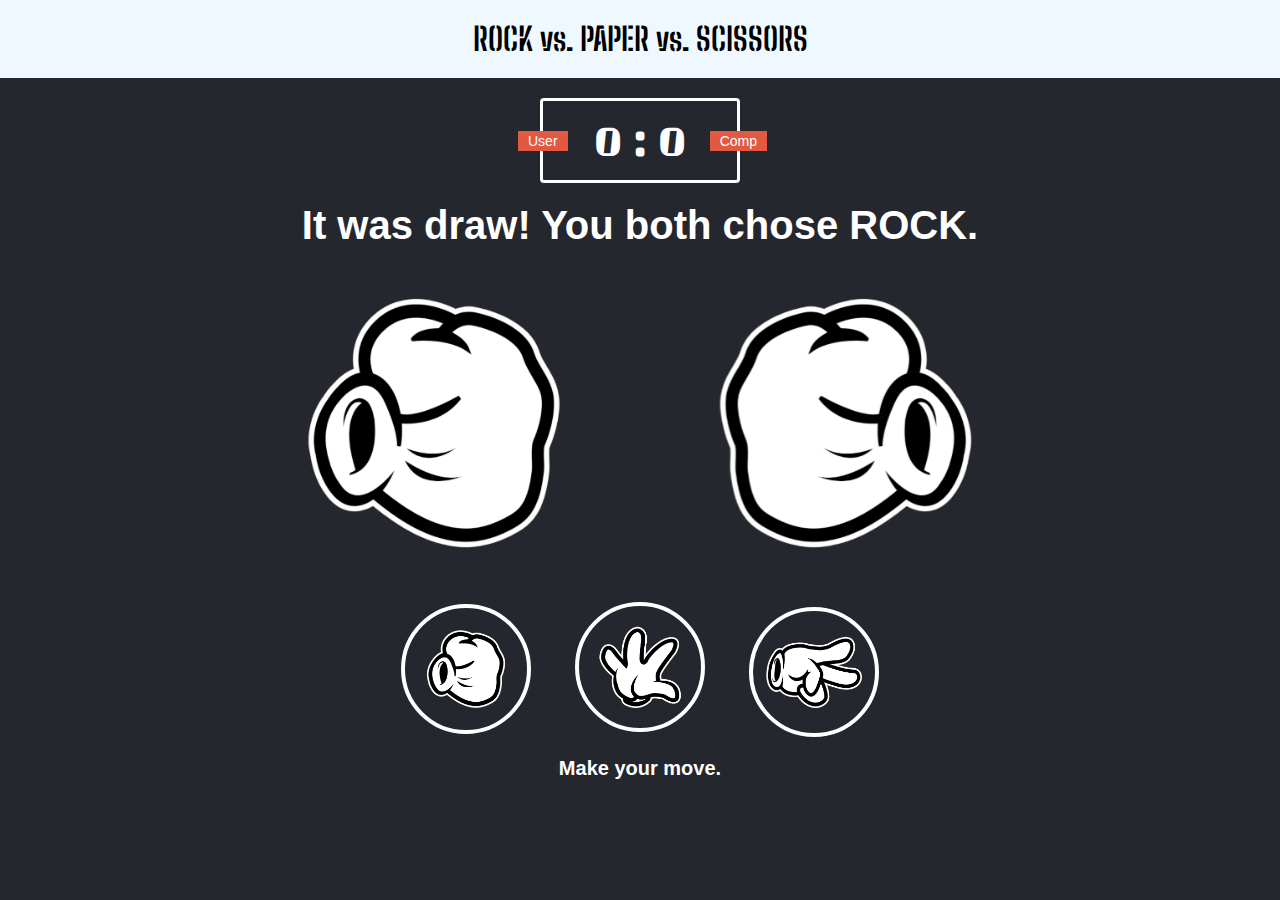
<file: chapter5/index.html>
<!DOCTYPE html>
<html lang="en">
<head>
    <meta charset="UTF-8">
    <meta name="viewport" content="width=device-width, initial-scale=1.0">
    <title>Rock-Paper-Scissors</title>
    <link rel="stylesheet" href="css/style.css">
</head>
<body>
    <header>
        <h1>ROCK vs. PAPER vs. SCISSORS</h1>
      </header>
      <div class="score-board">
        <div class="badge" id="user-label">User</div>
        <div class="badge" id="comp-label">Comp</div>
        <span id="user-score">0</span> : <span id="comp-score">0</span>
      </div>
      <div id="result">
        It was draw! You both chose ROCK.
      </div>
      <div id="stage">
        <img class="ready" src="images/rock.png" alt="" id="user-choice">
        <img class="ready" src="images/rock.png" alt="" id="comp-choice">
      </div>
      <div id="choices">
        <div class="choice" id="rock">
          <img src="images/rock.png" alt="">
        </div>
        <div class="choice" id="paper">
          <img src="images/paper.png" alt="">
        </div>
        <div class="choice" id="scissors">
          <img src="images/scissors.png" alt="">
        </div>
      </div>
      <p id="message">Make your move.</p>
      <div id="overlay"></div>
      <script src="js/app.js"></script>
  </body>
</html>
</file>
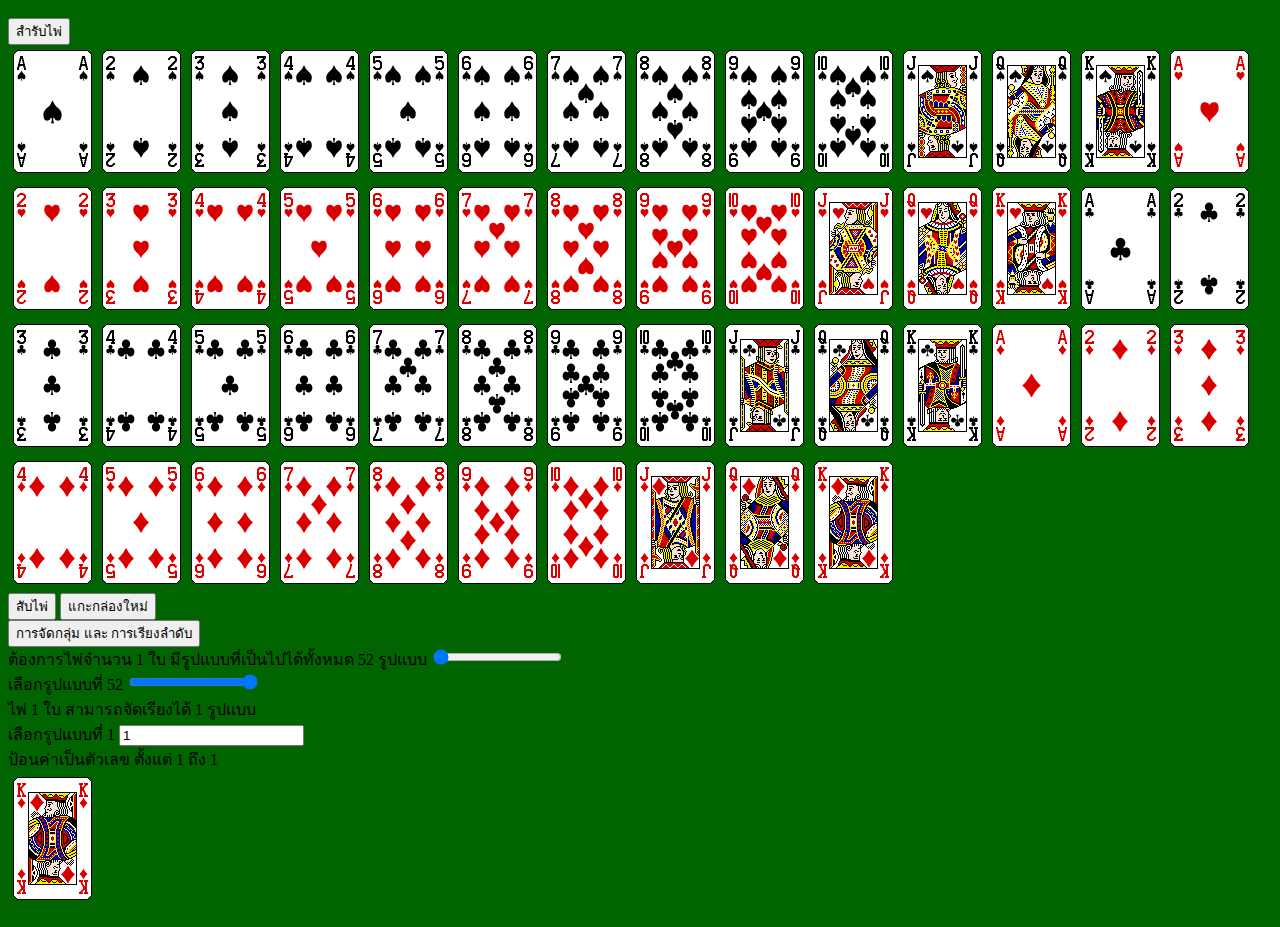
<file: chapter7/index.html>
<!DOCTYPE html>
<html lang="en">

<head>
  <meta charset="UTF-8">
  <meta http-equiv="X-UA-Compatible" content="IE=edge">
  <meta name="viewport" content="width=device-width, initial-scale=1.0">
  <title>Cards & Mathematics</title>
  <link href="https://cdn.jsdelivr.net/npm/bootstrap@5.2.2/dist/css/bootstrap.min.css" rel="stylesheet"
    integrity="sha384-Zenh87qX5JnK2Jl0vWa8Ck2rdkQ2Bzep5IDxbcnCeuOxjzrPF/et3URy9Bv1WTRi" crossorigin="anonymous">
  <link rel="stylesheet" href="./css/style.css">
</head>

<body>
  <div class="container">
    <div class="accordion" id="main">
      <div class="accordion-item bg-transparent border border-0">
        <div class="accordion-header">
          <button class="accordion-button fs-5 fw-bold" data-bs-toggle="collapse" data-bs-target="#collapseDeck">
            สำรับไพ่
          </button>
        </div>
        <div class="accordion-collapse collapse show" id="collapseDeck" data-bs-parent="#main">
          <div class="accordion-body">
            <div id="deck-area"></div>
            <div class="text-center">
              <button class="btn btn-danger" onclick="doShuffle()">
                สับไพ่
              </button>
              <button class="btn btn-warning" onclick="doReset()">
                แกะกล่องใหม่
              </button>
            </div>
          </div>
        </div>
      </div>
      <div class="accordion-item bg-transparent">
        <div class="accordion-header">
          <button class="accordion-button fs-5 fw-bold" data-bs-toggle="collapse" data-bs-target="#collapseComb">
            การจัดกลุ่ม และ การเรียงลำดับ
          </button>
        </div>
        <div class="accordion-collapse collapse" id="collapseComb" data-bs-parent="#main">
          <div class="accordion-body">
            <div class="row text-light">
              <div class="col-6 p-3">
                <label for="comb_size" class="form-label">ต้องการไพ่จำนวน <span id="comb_size_label"></span>
                  ใบ มีรูปแบบที่เป็นไปได้ทั้งหมด <span id="amount_comb"></span>
                  รูปแบบ</label>
                <input type="range" class="form-range" min="1" max="52" id="comb_size" value="1"
                  onchange="calCombination()">
              </div>
              <div class="col-6 p-3">
                <label for="comb_id" class="form-label">เลือกรูปแบบที่ <span id="comb_id_label"></span></label>
                <input type="range" class="form-range" min="1" max="1" id="comb_id" value="1"
                  onchange="selectCombination()">
              </div>
            </div>
            <div class="row card mt-3 bg-transparent border border-warning">
              <div class="card-header bg-warning">
                <div class="row card-title fw-bold">
                  <div class="col-6 p-3">
                    <label class="form-label">
                      ไพ่ <span id="perm_size_label"></span> ใบ สามารถจัดเรียงได้ <span id="amount_perm"
                        class="text-break"></span> รูปแบบ
                    </label>
                  </div>
                  <div class="col-6 p-3">
                    <label for="perm_id" class="form-label">เลือกรูปแบบที่ <span id="perm_id_label"
                        class="text-break"></span></label>
                    <input type="text" class="form-control" id="perm_id" value="1" onchange="selectPermutation()">
                    <div class="invalid-feedback">ป้อนค่าเป็นตัวเลข ตั้งแต่ 1 ถึง <span id="max_perm_id_label"></span>
                    </div>
                  </div>
                </div>
              </div>
              <div class="card-body" id="permutation_area">
              </div>
            </div>
          </div>
        </div>
      </div>
    </div>
  </div>
  <script src="https://cdn.jsdelivr.net/npm/bootstrap@5.2.2/dist/js/bootstrap.bundle.min.js"
    integrity="sha384-OERcA2EqjJCMA+/3y+gxIOqMEjwtxJY7qPCqsdltbNJuaOe923+mo//f6V8Qbsw3"
    crossorigin="anonymous"></script>
  <script src="./js/app.js"></script>
</body>

</html>
</file>
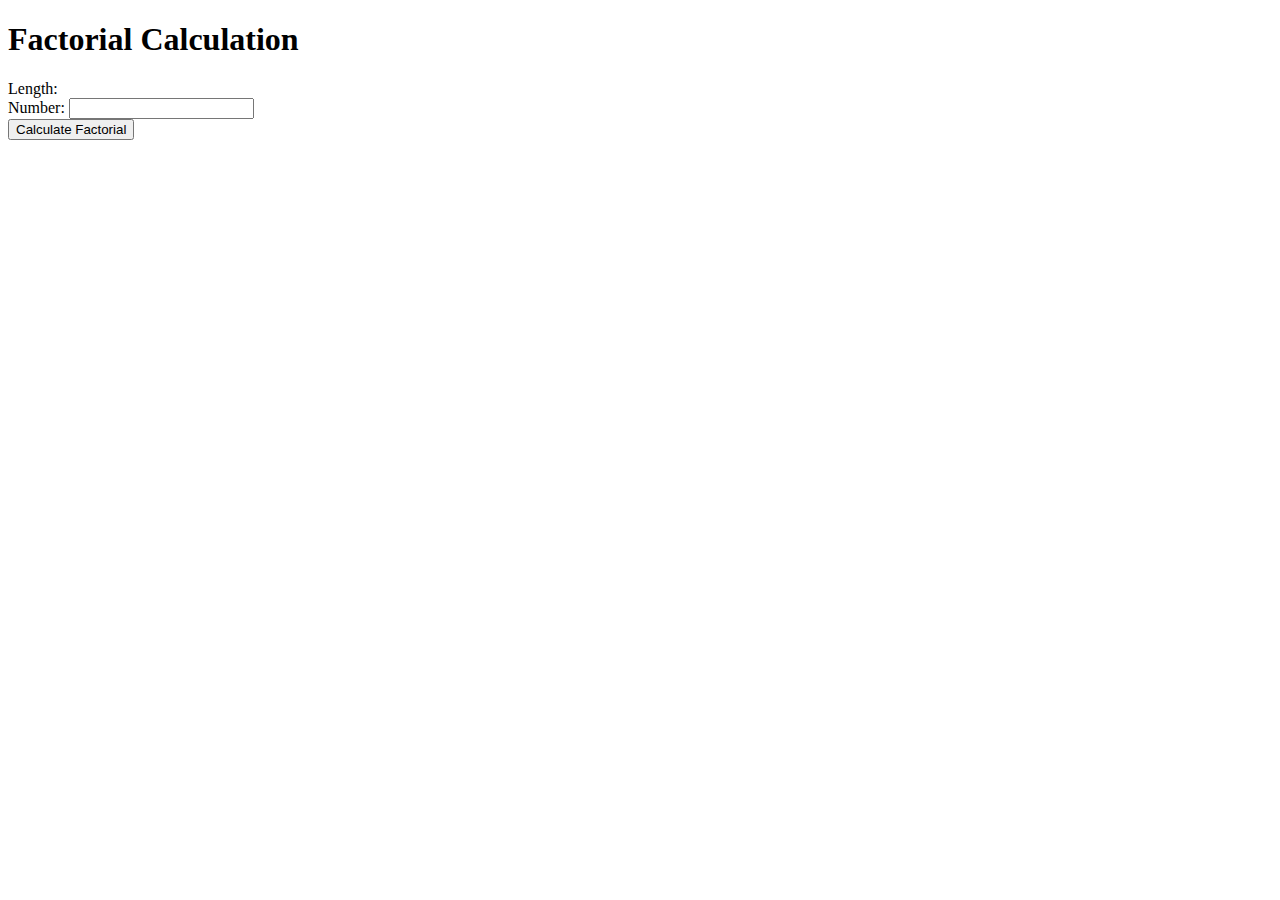
<file: Factorial.html>
<!DOCTYPE html>
<html>
  <head>
    <title>Factorial</title>
  </head>
  <body>
    <h1>Factorial Calculation</h1>
    <label for="length">Length:</label>
    <br>
    <label for="num">Number:</label>
    <input type="number" id="num"> 
    <br>
    <button onclick="fact()">Calculate Factorial</button>
    <p id="result"></p>

    <script>
      function fact() {
     
        let num = parseInt(document.getElementById("num").value);
        //
        let result = 1; 
        for (let i=2; i<=num; i++) {
          result *= i;
        }    
        document.getElementById("result").innerHTML = result;
      }
    </script>
  </body>
</html>
</file>
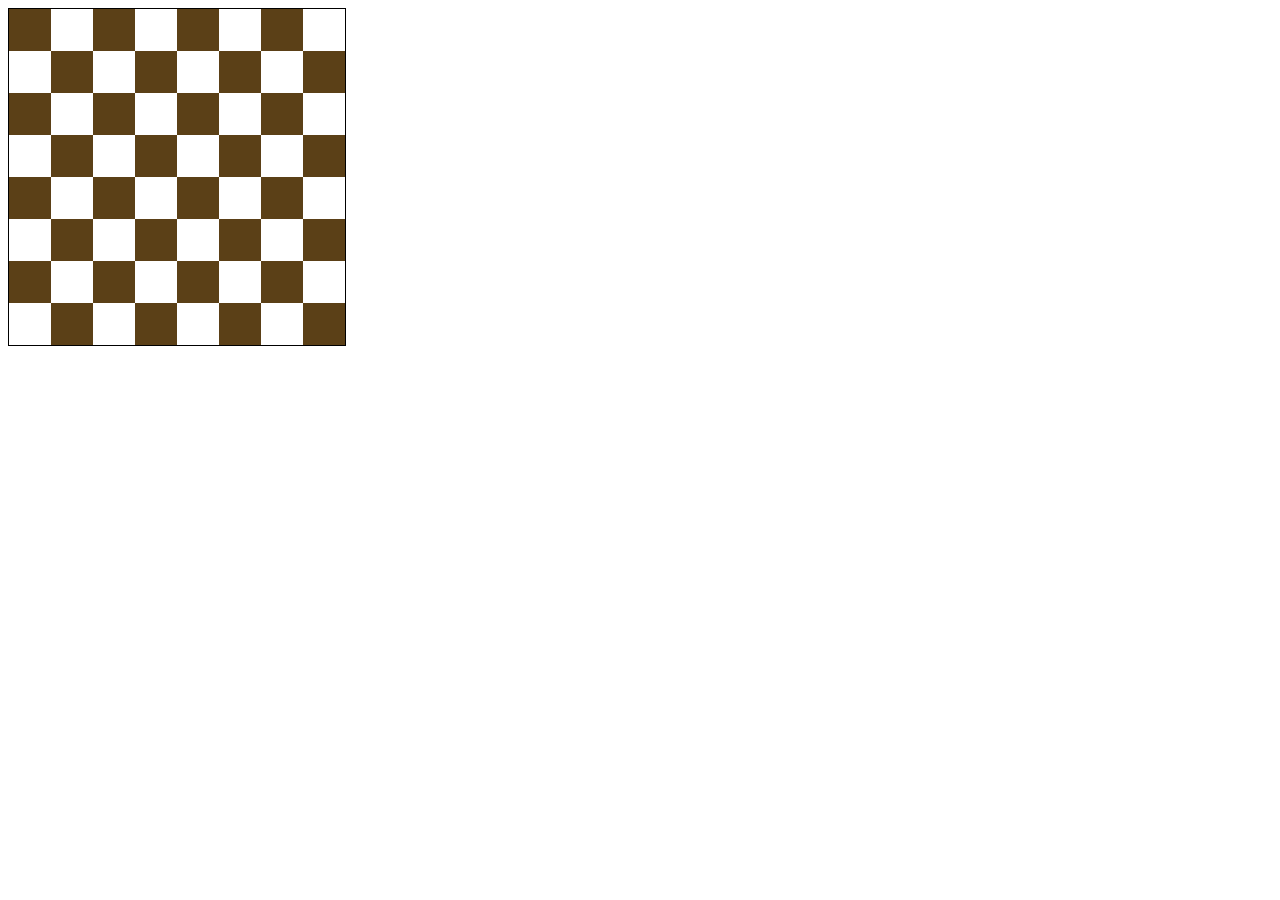
<file: chapter3/chees.html>
<!DOCTYPE html>
<html lang="en">
<head>
    <meta charset="UTF-8">
    <meta name="viewport" content="width=device-width, initial-scale=1.0">
    <title>Chessboard</title>
    <style>
        td{
             /*
            border-color: black;
            border-style:solid;
            border-width: 1px;
            */
        width: 40px;
        height: 40px;
        }
        table{
            border: 1px solid rgb(0, 0, 0);
            border-spacing: 0;
        }
        .black{
            background-color :rgba(83, 55, 12, 0.952)
        }
    </style>
    </head>
    <body>
        <table></table>
    <script>
        const table = document.getElementsByTagName('table')[0];
        let content = '';
        for (let i = 0; i < 8; i++) {
            content += '<tr>';
            for (let j = 0; j < 8; j++) {
                if((i + j) % 2 == 0) {
                    content += '<td class="black"></td>';
                }
                else {
                    content += '<td></td>';
                }
            }
            content += '</tr>';
        }
       table.innerHTML = content; 
    </script>    
</body>
</html>
</file>
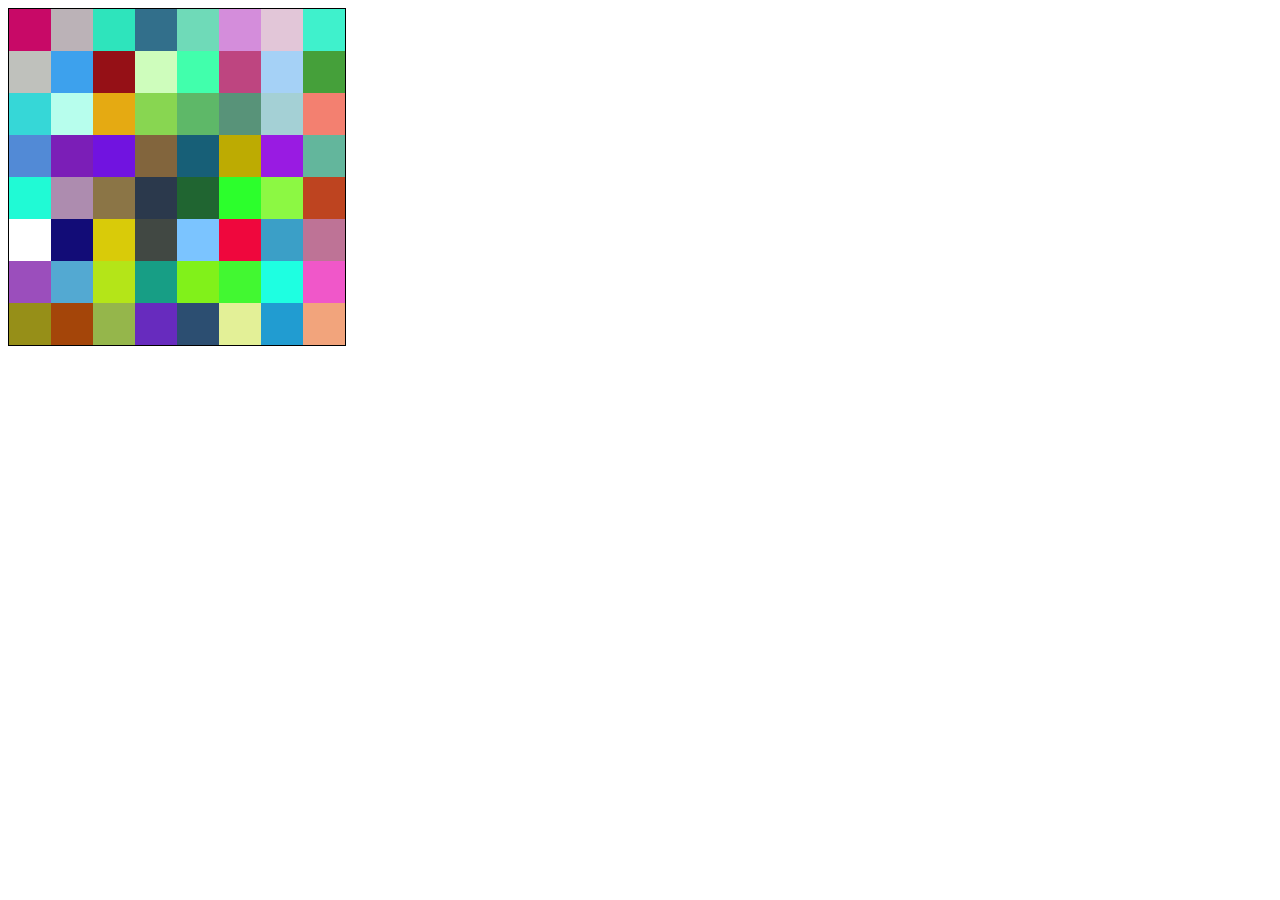
<file: chapter3/colorfulltable.html>
<!DOCTYPE html>
<html lang="en">
<head>
    <meta charset="UTF-8">
    <meta name="viewport" content="width=device-width, initial-scale=1.0">
    <title>Colorful Table</title>
    <style>
        td{
            /*
            border-color: black;
            border-style:solid;
            border-width: 1px;
            */
            width: 40px;
            height: 40px;
        }
        table{
            border: 1px solid rgb(0, 0, 0);
            border-spacing: 0;
        }
    </style>
</head>
<body>
    <table></table>
    <script>
        function randomColor() {
            const maxColor = 0xffffff;
            let decColorWithPoint =  Math.random() * (maxColor + 1);
            let decColor =  Math.floor(decColorWithPoint);
            let hexColor = decColor.toString(16);
            return '#'+hexColor;
        }
        const table = document.getElementsByTagName('table')[0];
        let content = '';
        for (let i = 0; i < 8; i++) {
        content += '<tr>';
        for (let j = 0; j < 8; j++) {
            content += '<td style="background-color:'+randomColor()+';"></td>'
        }
        content += '<tr>';
        }
       table.innerHTML = content; 
    </script>
</body>
</html>
</file>
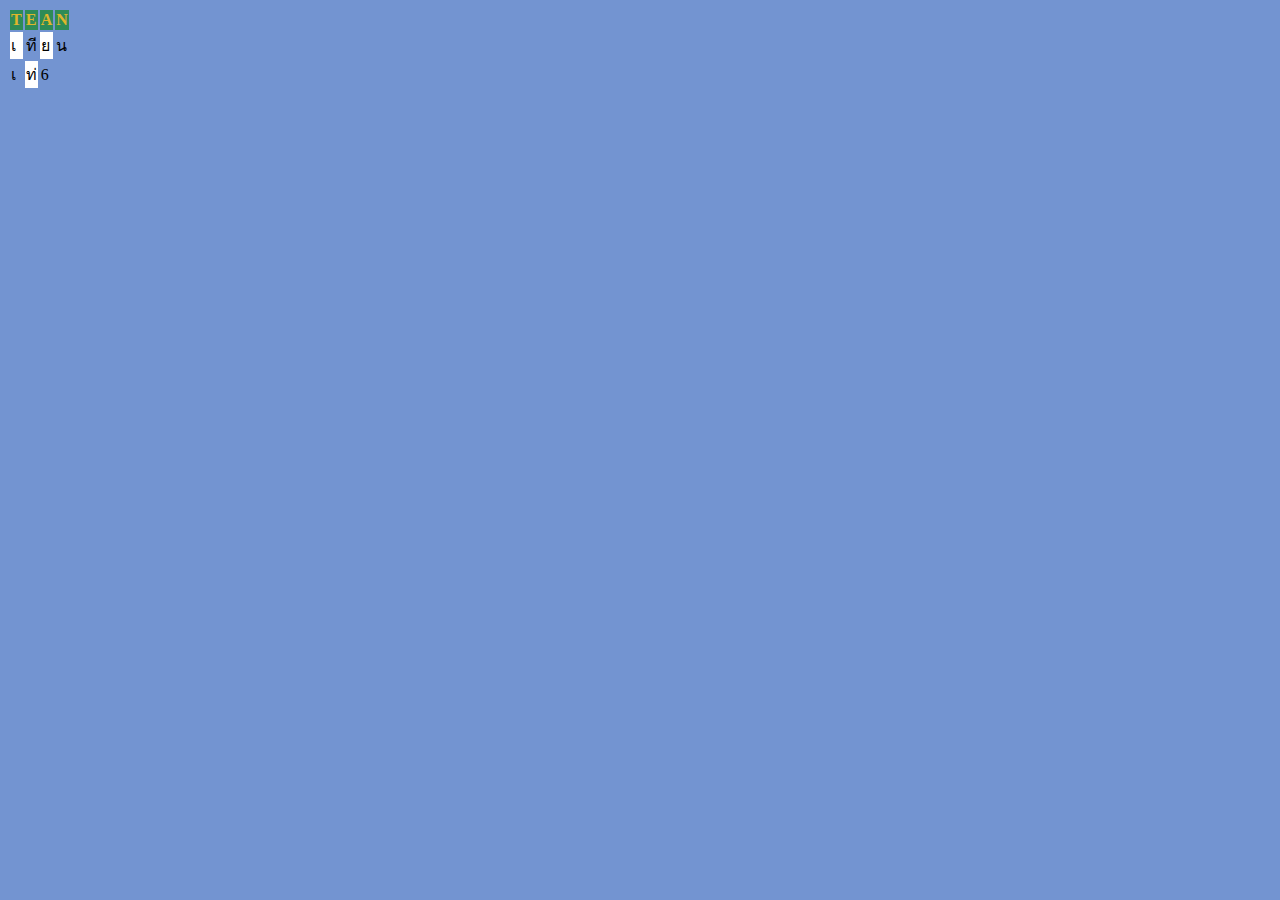
<file: chapter3/colors.html>
<!DOCTYPE html>
<html lang="en">
<head>
    <meta charset="UTF-8">
    <meta name="viewport" content="width=device-width, initial-scale=1.0">
    <title>colorful table</title>
    <style>
body {
    background-color: rgb(115, 148, 209);
}
td{
   color :rgb(0, 0, 0) ; 
}
   #header{
    background-color:seagreen ;
    color:rgb(224, 182, 43) ;
}
 .odd{
   background-color:white ; 
 } 
  </style>
</head>
<body>
 <table>
   <tr id="header">
    <th>T</th>
    <th>E</th>
    <th>A</th>
    <th>N</th>
   </tr>
   <tr>
    <td class="odd">เ</td>
    <td>ที</td>
    <td class="odd">ย</td>
    <td>น</td>
   </tr>
<tr>
    <td>เ</td>
    <td class="odd">ท่</td>
    <td>6</td>
</tr>
 </table>   
</body>
</html>
</file>
<file: chapter5/css/style.css>
@import url('https://fonts.googleapis.com/css2?family=Big+Shoulders+Stencil+Text&family=Unlock&display=swap');

* {
  box-sizing: border-box; 
  margin: 0;
  padding: 0;
}

body {
  background-color: #24272e; 
  color:white;
  text-align: center;
}

header{
    background-color: aliceblue;
    padding: 20px;
}

header > h1 {
    color:black;
    font-family: 'Big Shoulders Stencil Text', sans-serif;
}

.score-board {
   margin: 20px auto;
   border: 3px solid white;
   border-radius: 4px;
   width: 200px;
   font-family: 'Unlock', serif;
   font-size: 46px;
   padding: 15px 20px;
   position: relative;
}
.badge {
    background-color: #e25840;
    font-size: 14px;
    font-family: Calibri, sans-serif;
    padding: 2px 10px;
}

#user-label {
   position: absolute;
   top: 30px;
   left: -25px; 
}

#comp-label {
   position: absolute;
   top: 30px;
   right: -30px;
}

#result {
    font-family: calibri, sans-serif;
    font-size: 40px;
    font-weight: bold;
}

#stage {
  margin: 50px 0;  
}

#stage > img {
   height: 250px;
   margin: 0 50px; 
}

#comp-choice {
  transform: rotateY(180deg) !important;
}

#choice {
    margin-top: 50px;
}

.choice {
    width: 130px;
    height: 130px;
    border: 4px solid white;
    border-radius: 50%;
    display: inline-flex;
    flex-direction: column;
    justify-content: center;
    align-items: center;
    margin: 0 20px;
    transition: all 0.3s ease;
}

.choice > img {
    width: 96px;
}

.choice:hover {
    cursor: pointer;
    background-color: darkcyan;
}

#message {
    font-family: calibri, sans-serif;
    font-weight: bold;
    font-size: 20px;
    margin-top: 20px;
}

#overlay {
    position: fixed;
    left: 0;
    top: 0;
    right: 0;
    bottom: 0;
}

@keyframes ready {
    0%, 100% {
      top: 0;
    }
    25% {
      top: -10px;
    }
    75% {
      top: 10px;
    }
  }

  .ready {
    position: relative;
    animation: ready 0.5s infinite;
  }

  @keyframes winner {
    0%, 100% {
      transform: scale(1);
    }
    50% {
      transform: scale(1.25);
    }
  }
  
  .winner {
    animation: winner 0.5s ease infinite;
  }
</file>
<file: chapter7/css/style.css>
/* This class is used to style a deck card. */
.deck-card {
  /* The background image of the card is set to 'deck.png'. */
  background-image: url('../image/deck.png');
  /* The width and height of the card are set to 79px and 123px respectively. */
  width: 79px;
  height: 123px;
  /* The card is displayed as an inline-block element. */
  display: inline-block;
  /* The margin around the card is set to 5px. */
  margin: 5px;
}

/* These classes are used to set the vertical position of the background image for each suit. */
.club {
  background-position-y: 0;
}
.diamond {
 background-position-y: -123px;
}
.heart {
  background-position-y: -246px;
}
.spade {
  background-position-y: -369px;
}

/* These classes are used to set the horizontal position of the background image for each card rank. */
.mA {
  background-position-x: 0px;
}
.m2 {
  background-position-x: -79px;
}
.m3 {
  background-position-x: -158px;
}
.m4 {
  background-position-x: -237px;
}
.m5 {
  background-position-x: -316px;
}
.m6 {
  background-position-x: -395px;
}
.m7 {
  background-position-x: -474px;
}
.m8 {
  background-position-x: -553px;
}
.m9 {
  background-position-x: -632px;
}
.m10 {
  background-position-x: -711px;
}
.mJ {
  background-position-x: -790px;
}
.mQ {
  background-position-x: -869px;
}
.mK {
  background-position-x: -948px;
}

body {
  padding: 10px 0;
  background-color: darkgreen;
}
</file>
